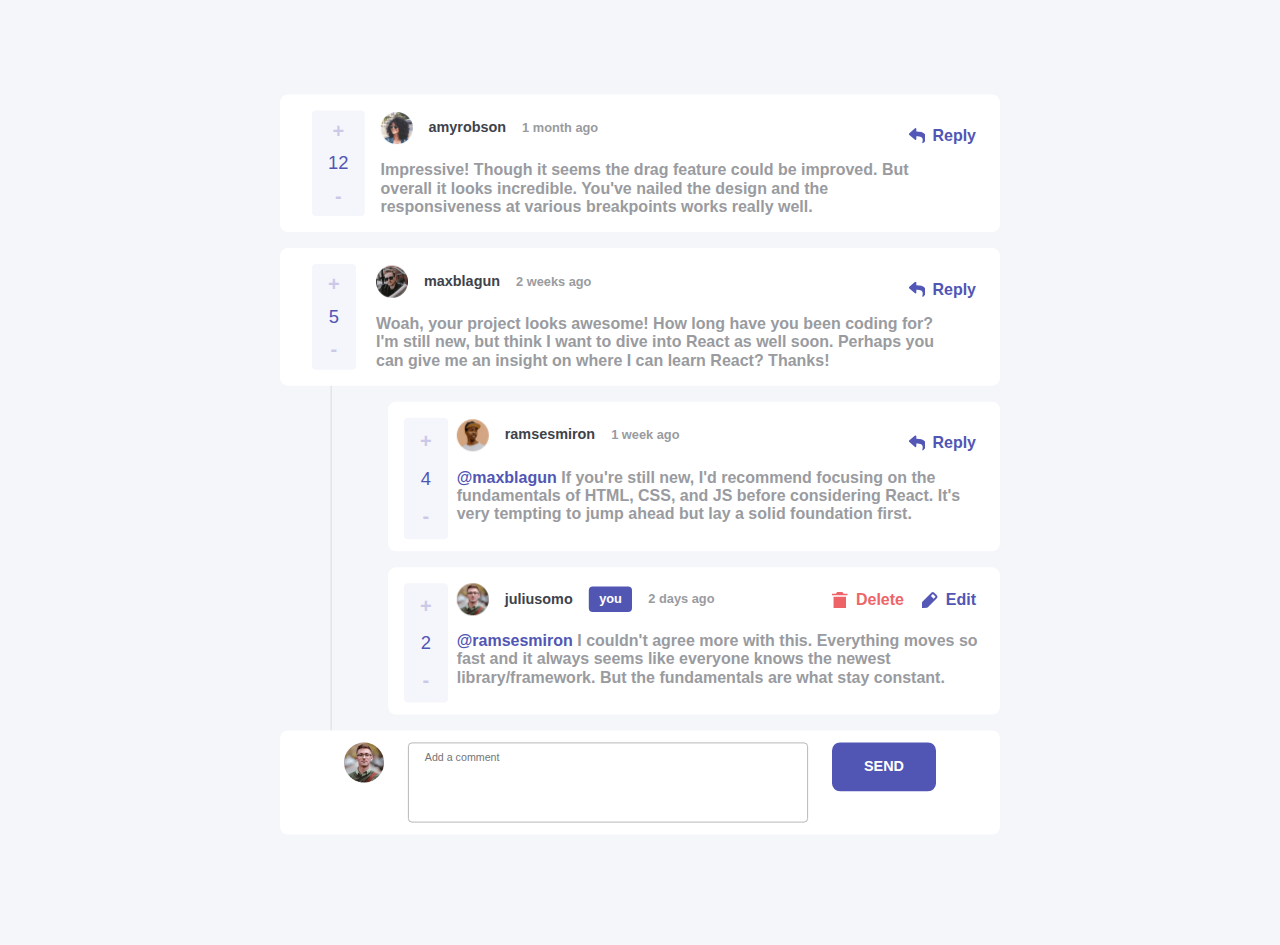
<file: index.html>
<!DOCTYPE html>
<html lang="en">
  <head>
    <meta charset="UTF-8" />
    <meta name="viewport" content="width=device-width, initial-scale=1.0" />
    <link rel="stylesheet" href="comments.css" />
    <script src="main.js" defer></script>
    <title>Frontend Mentor | Interactive comments section</title>
  </head>
  <body>
    <div class="parent-container">
      <div class="all-container"></div>
      <div class="send-section">
        <div class="input-field">
          <img class="current-user-image" />
          <textarea
            placeholder="Add a comment"
            class="input"
            id=""
            cols="30"
            rows="10"
          ></textarea>
          <button class="send">Send</button>
        </div>
      </div>
    </div>
  </body>
</html>
</file>
<file: comments.css>
* {
  margin: 0;
  padding: 0;
  box-sizing: border-box;
  font-family: Arial, Helvetica, sans-serif;
}

:root {
  --main: #5156b5;
  --delete: #ed6568;
  --score-container: #f5f6fb;
  --score-elements: #ccc9e8;
  --mention: #aeb2db;
  --you: #5256b3;
  --date: #999ba0;
  --name: #3e434b;
}

body {
  display: flex;
  flex-direction: column;
  justify-content: center;
  align-items: center;
  background-color: #f5f6fa;
  transform: scale(0.8);
}

button {
  border: none;
}

.parent-container {
  display: flex;
  justify-content: center;
  align-items: center;
  flex-direction: column;
  min-height: 100vh;
  width: 100%;
}

.all-container {
  width: 100%;
  max-width: 900px;
}

.comment-thread-renderer {
  position: relative;
  display: grid;
}

.container {
  background-color: white;
  padding: 20px 40px;
  color: black;
  border-radius: 10px;
  margin-bottom: 20px;
  display: grid;
  gap: 20px;
  grid-template-columns: 1fr 12fr;
  position: relative;
}

.score-container {
  background-color: var(--score-container);
  border-radius: 5px;
  width: fit-content;
  display: grid;
  align-items: center;
  gap: 10px;
  padding: 10px 20px;
  grid-column: 1 / 2;
  grid-row: 1 / 3;
  flex-basis: auto;
}

.score-container *:not(.score-element) {
  cursor: pointer;
  font-weight: bold;
  font-size: 25px;
  color: var(--score-elements);
  justify-self: center;
}

.score-container .score-element {
  font-size: 23px;
  color: var(--main);
  justify-self: center;
}

.comment {
  display: grid;
  grid-template-columns: 100% 0% 0%;
  grid-auto-flow: column;
  grid-column: 2 / 4;
}

.comment *:not(.user-container) {
  justify-self: end;
}

.delete {
  margin-right: 100px;
}

.user-container {
  display: flex;
  flex-wrap: wrap;
  align-items: center;
  gap: 20px;
}

.container .reply {
  margin-right: -10px;
}

.container .edit-button {
  margin-right: -5px;
}

.container .delete {
  margin-right: 80px;
}

.reply {
  display: block;
  cursor: pointer;
  color: var(--main);
  font-weight: bold;
  font-style: normal;
  font-size: 20px;
  margin-top: 20px;
  margin-right: 10px;
}

.reply:before {
  content: "";
  background: url("./images/icon-reply.svg");
  background-size: cover;
  position: absolute;
  width: 20px;
  height: 20px;
  margin-left: -30px;
  margin-top: 2px;
}

.edit-button {
  display: block;
  cursor: pointer;
  background-color: transparent;
  color: var(--main);
  font-weight: bold;
  font-style: normal;
  font-size: 20px;
  margin-right: 10px;
}

.edit-button:before {
  content: "";
  background: url("./images/icon-edit.svg");
  background-size: cover;
  position: absolute;
  width: 20px;
  height: 20px;
  margin-left: -30px;
  margin-top: 2px;
}

.delete {
  display: block;
  cursor: pointer;
  background-color: transparent;
  color: var(--delete);
  font-weight: bold;
  font-style: normal;
  font-size: 20px;
}

.delete:before {
  content: "";
  background: url("./images/icon-delete.svg");
  background-size: cover;
  position: absolute;
  width: 20px;
  height: 20px;
  margin-left: -30px;
  margin-top: 2px;
}

.cancel,
.update-button {
  justify-self: end;
  background-color: var(--main);
  color: white;
  border-radius: 5px;
  padding: 7.5px 15px;
  cursor: pointer;
  width: fit-content;
}

.reply-reply {
  justify-self: end;
  background-color: var(--main);
  font-weight: bold;
  color: white;
  border-radius: 5px;
  padding: 10px 20px;
  cursor: pointer;
  width: fit-content;
}

.send-section,
.reply-section {
  background-color: white;
  padding: 15px 20px;
  color: white;
  border-radius: 10px;
  margin-bottom: 20px;
}

.send-section {
  width: 100%;
  max-width: 900px;
}

.reply-section {
  width: 85%;
  display: flex;
  gap: 20px;
  justify-self: end;
}

.reply-section img {
  width: 50px;
  height: 50px;
}

.reply-field {
  display: flex;
  gap: 20px;
  width: 100%;
}

.comment-text {
  display: inline-block;
  color: var(--date);
  font-weight: bold;
  font-size: clamp(16px, 5vw, 20px);
}

.reply-container {
  background-color: white;
  padding: 20px 20px 15px;
  display: grid;
  color: black;
  border-radius: 10px;
  margin-bottom: 20px;
  position: relative;
  row-gap: 20px;
  width: 85%;
  justify-self: end;
  grid-template-columns: 1fr 10fr;
}

.reply-container .score-container {
  grid-row: 1 / 4;
}

@media (width < 800px) {
  .reply-container .score-container {
    display: grid;
    grid-auto-flow: column;
    grid-row: 3 / 4;
    padding: 5px 20px;
    gap: 15px;
    justify-content: center;
    align-content: center !important;
  }

  .reply-container .comment {
    grid-column: 1 / 4;
  }
  .reply-container .comment-text {
    grid-column: 1 / 4;
  }
  .reply-container .reply,
  .reply-container .edit-button,
  .reply-container .delete {
    position: absolute;
    bottom: 20px;
  }
}

@media (width < 705px) {
  .container .score-container {
    display: grid;
    grid-auto-flow: column;
    grid-row: 3 / 4;
    padding: 5px 20px;
    gap: 15px;
    justify-content: center;
    align-content: center !important;
  }

  .container .comment {
    grid-column: 1 / 4;
  }
  .container .comment-text {
    grid-column: 1 / 4;
  }
  .container .reply,
  .container .edit-button,
  .container .delete {
    position: absolute;
    bottom: 30px;
  }
  .input-field {
    display: grid !important;
    justify-content: stretch !important;
  }
  .input-field textarea {
    grid-row: 1 / 5;
    grid-column: 1 / 5;
    width: 100%;
  }
  .input-field button {
    grid-column: 4 / 5;
  }
}

@media (width < 370px) {
  .delete:before {
    margin-left: 0px;
  }
}

@media (width < 330px) {
  .delete:before {
    margin-left: 20px;
  }
}

@media (width < 295px) {
  .edit-button:before {
    margin-left: -15px !important;
  }
  .delete:before {
    margin-left: 35px;
  }
}

@media (width < 490px) {
  .reply-section {
    display: grid;
  }
  .reply-section img {
    justify-self: center;
  }
  .reply-field {
    display: grid;
  }

  .reply-field .buttons-container {
    flex-direction: row;
    justify-content: space-between;
  }
}

.buttons-container {
  display: flex;
  flex-direction: column;
  justify-content: center;
  align-items: center;
  gap: 10px;
}

.reply-input {
  outline: none;
  border: 1.5px solid rgb(167, 164, 164);
  border-radius: 5px;
  padding: 10px;
  height: 100px;
  width: 100%;
  resize: none;
}

.reply-input:focus,
.input:focus {
  border: 1.5px solid black;
}

.input-field {
  display: flex;
  align-items: start;
  justify-content: center;
  gap: 30px;
}

.send {
  background-color: var(--main);
  font-weight: bold;
  color: white;
  border-radius: 10px;
  cursor: pointer;
  font-size: 18px;
  padding: 20px 40px;
  text-transform: uppercase;
}

.input-field img {
  width: 50px;
}

.container img,
.reply-container img {
  width: 40px;
}

.cancel {
  background-color: transparent;
  border: none;
  color: black !important;
  font-weight: bold;
}

.input {
  outline: none;
  border: 1.5px solid rgb(167, 164, 164);
  border-radius: 5px;
  width: 100%;
  height: 100px;
  padding: 10px 20px;
  resize: none;
}

.replying-to {
  color: var(--main);
  font-weight: bold;
}

.you {
  color: white;
  background-color: var(--you);
  text-align: center;
  width: fit-content;
  padding: 7px 13px;
  border-radius: 5px;
  font-weight: bold;
}

.comment-date {
  color: var(--date);
  font-weight: bold;
  font-size: clamp(14Tpx, 5vw, 18px);
}

.username {
  color: var(--name);
  font-weight: bold;
  font-size: 18px;
}

.thread-line {
  position: absolute;
  background-color: #e5e5e5;
  width: 2px;
  height: 100%;
  top: 0;
  left: 7%;
  z-index: -1;
}

textarea {
  resize: none;
  min-width: 200px;
  width: 100%;
  max-width: 500px;
  height: 100px;
}

.edit-container {
  display: flex;
  gap: 20px;
  grid-column: 1 / 5;
}

@media (width < 400px) {
  .edit-container {
    display: grid;
  }
  .edit-container .buttons-container {
    flex-direction: row;
    justify-content: space-between;
  }

  .send {
    padding: 20px 25px;
  }
}
</file>
